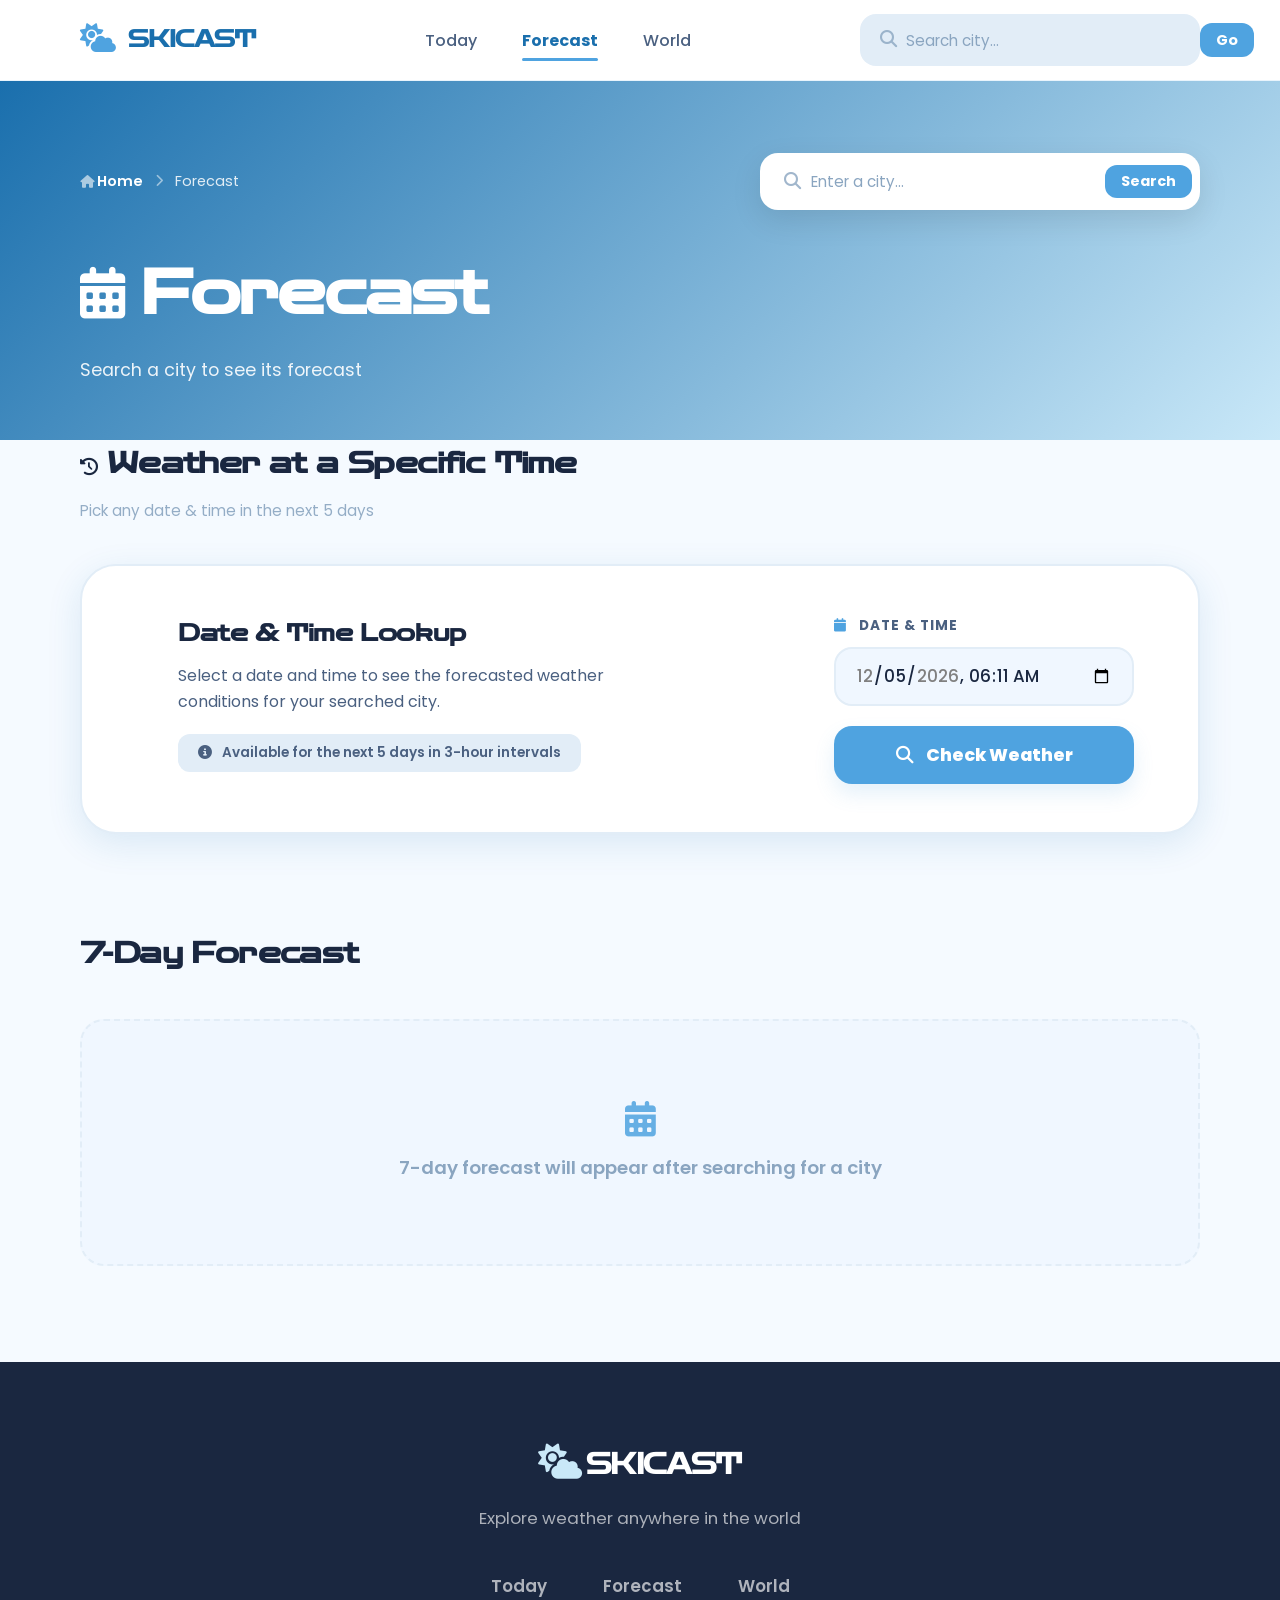
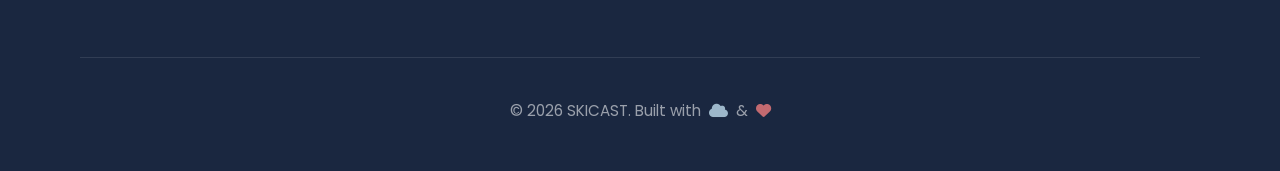
<file: forecast.html>
<!DOCTYPE html>
<html lang="en">
<head>
  <meta charset="UTF-8" />
  <meta name="viewport" content="width=device-width, initial-scale=1.0" />
  <title>SKICAST - 7-Day Forecast & Weather Lookup</title>
  <meta name="description" content="Get the 7-day weather forecast for any city and look up weather for a specific date and time with SKICAST." />
  <meta name="theme-color" content="#1a6fad" />
  <link rel="icon" type="image/png" href="favicon.png" />
  <link rel="apple-touch-icon" href="favicon.png" />
  <link href="https://fonts.googleapis.com/css2?family=Poppins:wght@300;400;500;600;700;800&family=Zen+Dots&display=swap" rel="stylesheet" />
  <link rel="stylesheet" href="https://cdnjs.cloudflare.com/ajax/libs/font-awesome/6.5.2/css/all.min.css" />
  <link rel="stylesheet" href="shared.css" />
  <link rel="stylesheet" href="forecast.css" />
</head>
<body data-page="forecast">

  <!-- ===== NAVBAR ===== -->
  <nav class="navbar" id="navbar">
    <div class="nav-container">
      <a href="index.html" class="nav-logo">
        <span class="logo-icon"><i class="fas fa-cloud-sun"></i></span>
        <span class="logo-text">SKICAST</span>
      </a>
      <ul class="nav-links">
        <li><a href="index.html">Today</a></li>
        <li><a href="forecast.html" class="active">Forecast</a></li>
        <li><a href="world.html">World</a></li>
      </ul>
      <div class="nav-search">
        <div class="search-wrapper">
          <span class="search-icon"><i class="fas fa-magnifying-glass"></i></span>
          <input type="text" id="nav-search-input" placeholder="Search city..." autocomplete="off" />
          <button class="search-btn" id="nav-search-btn">Go</button>
        </div>
      </div>
      <button class="hamburger" id="hamburger" aria-label="Open menu">
        <span></span><span></span><span></span>
      </button>
    </div>
    <div class="mobile-menu" id="mobile-menu">
      <ul>
        <li><a href="index.html">Today</a></li>
        <li><a href="forecast.html" class="active">Forecast</a></li>
        <li><a href="world.html">World</a></li>
      </ul>
      <div class="mobile-search">
        <input type="text" id="mobile-search-input" placeholder="Search city..." autocomplete="off" />
        <button id="mobile-search-btn">Go</button>
      </div>
    </div>
  </nav>

  <!-- ===== PAGE HEADER ===== -->
  <div class="page-header">
    <div class="container">
      <div class="ph-top">
        <div class="ph-breadcrumb">
          <a href="index.html"><i class="fas fa-house"></i> Home</a>
          <i class="fas fa-chevron-right"></i>
          <span>Forecast</span>
        </div>
        <div class="ph-city-search">
          <div class="search-wrapper">
            <span class="search-icon"><i class="fas fa-magnifying-glass"></i></span>
            <input type="text" id="forecast-search-input" placeholder="Enter a city..." autocomplete="off" />
            <button class="search-btn" id="forecast-search-btn">Search</button>
          </div>
        </div>
      </div>
      <h1 class="ph-title"><i class="fas fa-calendar-days"></i> Forecast</h1>
      <p class="ph-subtitle" id="forecast-city-label">Search a city to see its forecast</p>
    </div>
  </div>

  <!-- ===== MAIN ===== -->
  <main class="main-content">
    <div class="toast" id="toast"></div>
    <div class="loading-overlay" id="loading-overlay">
      <div class="loader"></div>
      <p>Loading forecast...</p>
    </div>

    <!-- ── DATE/TIME PICKER ── -->
    <section class="section" id="dt-section">
      <div class="container">
        <div class="section-header">
          <h2 class="section-title"><i class="fas fa-clock-rotate-left" style="font-size:1.1rem;"></i> Weather at a Specific Time</h2>
          <p class="section-subtitle">Pick any date & time in the next 5 days</p>
        </div>
        <div class="dt-picker-card">
          <div class="dt-picker-body">
            <div class="dt-picker-info">
              <i class="fas fa-calendar-clock dt-big-icon"></i>
              <div>
                <h3>Date &amp; Time Lookup</h3>
                <p>Select a date and time to see the forecasted weather conditions for your searched city.</p>
                <p class="dt-note"><i class="fas fa-circle-info"></i> Available for the next 5 days in 3-hour intervals</p>
              </div>
            </div>
            <div class="dt-controls">
              <div class="dt-input-wrap">
                <label for="dt-picker"><i class="fas fa-calendar"></i> Date &amp; Time</label>
                <input type="datetime-local" id="dt-picker" />
              </div>
              <button class="dt-lookup-btn" id="dt-lookup-btn">
                <i class="fas fa-magnifying-glass"></i> Check Weather
              </button>
            </div>
          </div>
        </div>

        <!-- Slot Result -->
        <div id="slot-result" class="hidden"></div>
      </div>
    </section>

    <!-- ── 7-DAY FORECAST ── -->
    <section class="section" id="weekly-section">
      <div class="container">
        <div class="section-header">
          <h2 class="section-title">7-Day Forecast</h2>
        </div>
        <div class="forecast-placeholder" id="weekly-placeholder">
          <p><i class="fas fa-calendar-days"></i> 7-day forecast will appear after searching for a city</p>
        </div>
        <div class="weekly-grid hidden" id="weekly-grid"></div>
      </div>
    </section>

  </main>

  <!-- ===== FOOTER ===== -->
  <footer class="footer">
    <div class="container">
      <div class="footer-top">
        <div class="footer-brand">
          <span class="logo-icon"><i class="fas fa-cloud-sun"></i></span>
          <span class="logo-text">SKICAST</span>
        </div>
        <p class="footer-tagline">Explore weather anywhere in the world</p>
        <div class="footer-nav">
          <a href="index.html">Today</a>
          <a href="forecast.html">Forecast</a>
          <a href="world.html">World</a>
        </div>
      </div>
      <div class="footer-bottom">
        <p class="footer-copy">© 2026 SKICAST. Built with <i class="fas fa-cloud"></i> &amp; <i class="fas fa-heart"></i></p>
      </div>
    </div>
  </footer>

  <script src="app.js"></script>
</body>
</html>
</file>
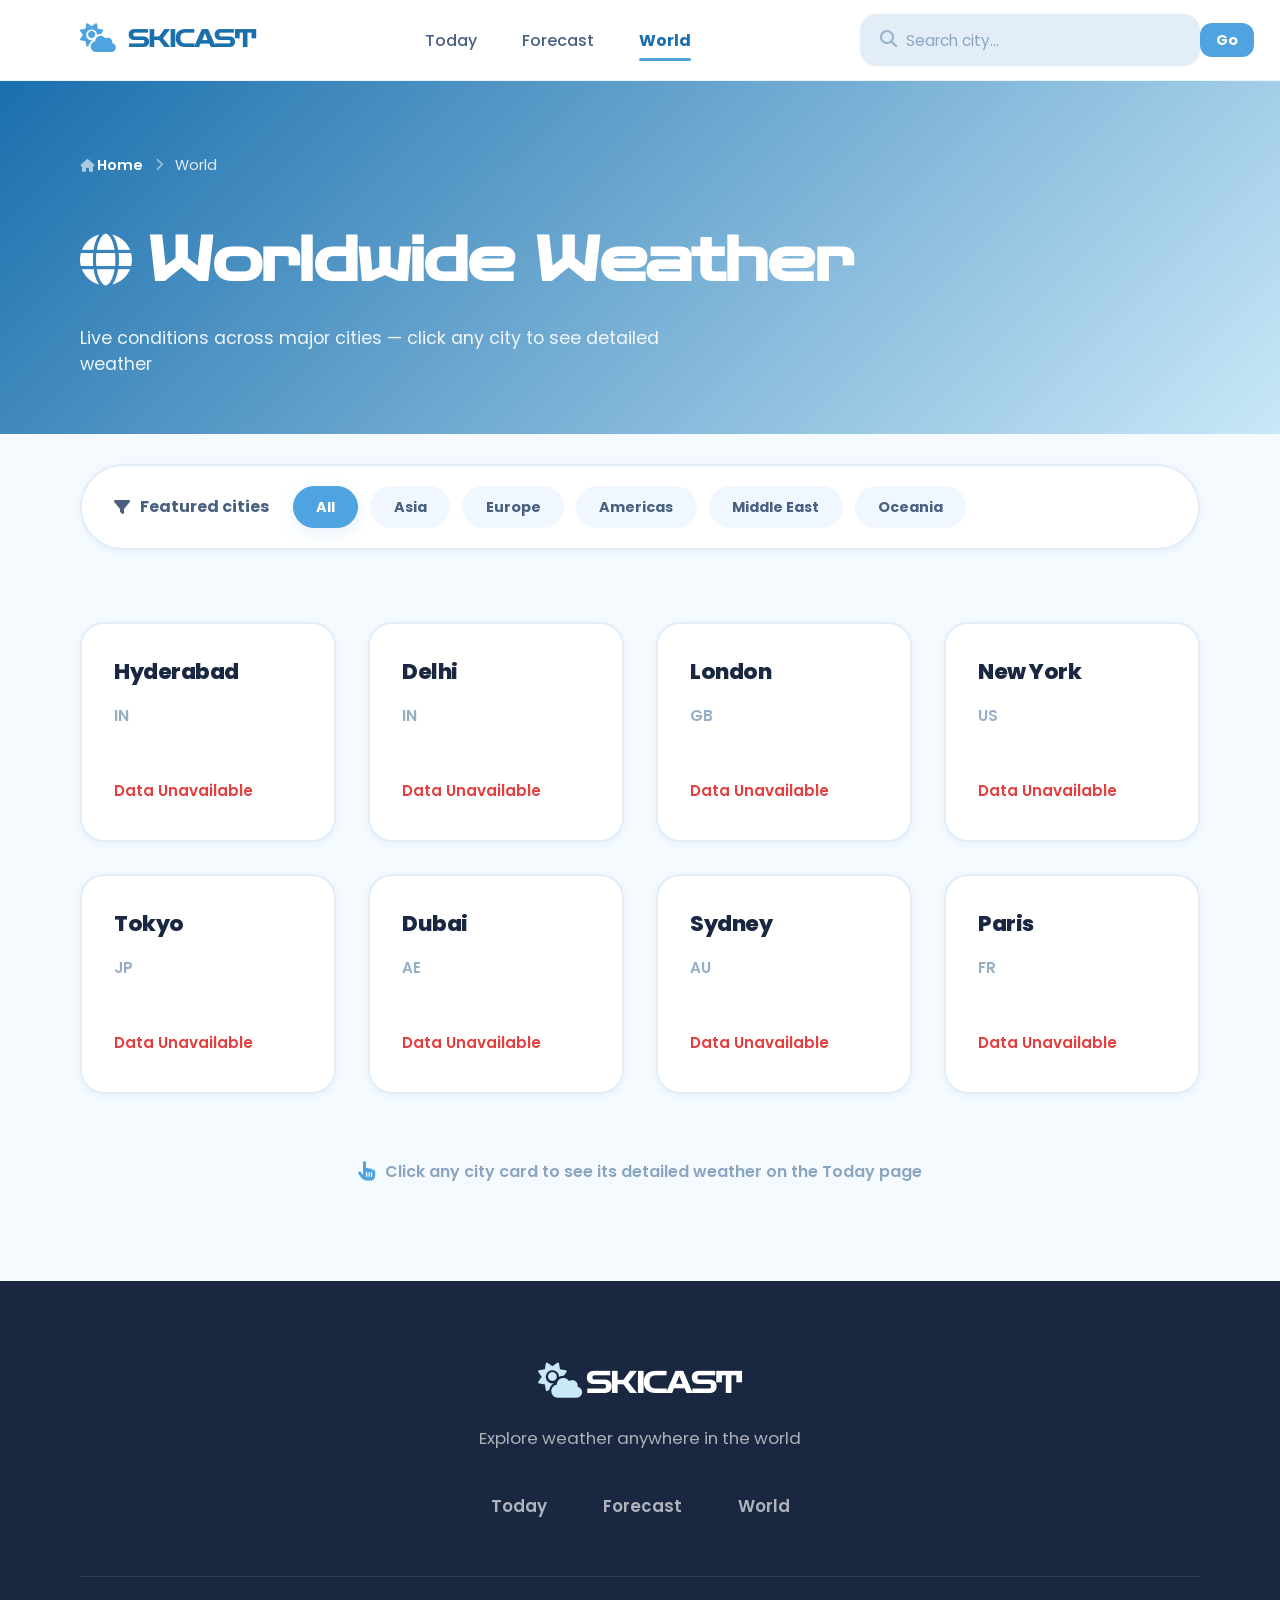
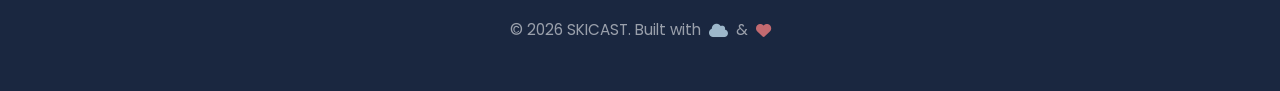
<file: world.html>
<!DOCTYPE html>
<html lang="en">
<head>
  <meta charset="UTF-8" />
  <meta name="viewport" content="width=device-width, initial-scale=1.0" />
  <title>SKICAST - Worldwide Weather</title>
  <meta name="description" content="Compare current weather across major cities worldwide — Hyderabad, Delhi, London, New York, Tokyo, Dubai, Sydney, Paris — with SKICAST." />
  <meta name="theme-color" content="#1a6fad" />
  <link rel="icon" type="image/png" href="favicon.png" />
  <link rel="apple-touch-icon" href="favicon.png" />
  <link href="https://fonts.googleapis.com/css2?family=Poppins:wght@300;400;500;600;700;800&family=Zen+Dots&display=swap" rel="stylesheet" />
  <link rel="stylesheet" href="https://cdnjs.cloudflare.com/ajax/libs/font-awesome/6.5.2/css/all.min.css" />
  <link rel="stylesheet" href="shared.css" />
  <link rel="stylesheet" href="world.css" />
</head>
<body data-page="world">

  <!-- ===== NAVBAR ===== -->
  <nav class="navbar" id="navbar">
    <div class="nav-container">
      <a href="index.html" class="nav-logo">
        <span class="logo-icon"><i class="fas fa-cloud-sun"></i></span>
        <span class="logo-text">SKICAST</span>
      </a>
      <ul class="nav-links">
        <li><a href="index.html">Today</a></li>
        <li><a href="forecast.html">Forecast</a></li>
        <li><a href="world.html" class="active">World</a></li>
      </ul>
      <div class="nav-search">
        <div class="search-wrapper">
          <span class="search-icon"><i class="fas fa-magnifying-glass"></i></span>
          <input type="text" id="nav-search-input" placeholder="Search city..." autocomplete="off" />
          <button class="search-btn" id="nav-search-btn">Go</button>
        </div>
      </div>
      <button class="hamburger" id="hamburger" aria-label="Open menu">
        <span></span><span></span><span></span>
      </button>
    </div>
    <div class="mobile-menu" id="mobile-menu">
      <ul>
        <li><a href="index.html">Today</a></li>
        <li><a href="forecast.html">Forecast</a></li>
        <li><a href="world.html" class="active">World</a></li>
      </ul>
      <div class="mobile-search">
        <input type="text" id="mobile-search-input" placeholder="Search city..." autocomplete="off" />
        <button id="mobile-search-btn">Go</button>
      </div>
    </div>
  </nav>

  <!-- ===== PAGE HEADER ===== -->
  <div class="page-header">
    <div class="container">
      <div class="ph-top">
        <div class="ph-breadcrumb">
          <a href="index.html"><i class="fas fa-house"></i> Home</a>
          <i class="fas fa-chevron-right"></i>
          <span>World</span>
        </div>
      </div>
      <h1 class="ph-title"><i class="fas fa-globe"></i> Worldwide Weather</h1>
      <p class="ph-subtitle">Live conditions across major cities — click any city to see detailed weather</p>
    </div>
  </div>

  <!-- ===== MAIN ===== -->
  <main class="main-content">
    <div class="toast" id="toast"></div>
    <div class="loading-overlay" id="loading-overlay">
      <div class="loader"></div>
      <p>Fetching world weather...</p>
    </div>

    <section class="section" id="world">
      <div class="container">

        <!-- Region filter pills -->
        <div class="world-filter">
          <span class="filter-label"><i class="fas fa-filter"></i> Featured cities</span>
          <div class="filter-pills">
            <span class="pill active">All</span>
            <span class="pill">Asia</span>
            <span class="pill">Europe</span>
            <span class="pill">Americas</span>
            <span class="pill">Middle East</span>
            <span class="pill">Oceania</span>
          </div>
        </div>

        <div class="world-grid" id="world-grid">
          <div class="world-card skeleton"></div>
          <div class="world-card skeleton"></div>
          <div class="world-card skeleton"></div>
          <div class="world-card skeleton"></div>
          <div class="world-card skeleton"></div>
          <div class="world-card skeleton"></div>
          <div class="world-card skeleton"></div>
          <div class="world-card skeleton"></div>
        </div>

        <p class="world-hint"><i class="fas fa-hand-pointer"></i> Click any city card to see its detailed weather on the Today page</p>

      </div>
    </section>

  </main>

  <!-- ===== FOOTER ===== -->
  <footer class="footer">
    <div class="container">
      <div class="footer-top">
        <div class="footer-brand">
          <span class="logo-icon"><i class="fas fa-cloud-sun"></i></span>
          <span class="logo-text">SKICAST</span>
        </div>
        <p class="footer-tagline">Explore weather anywhere in the world</p>
        <div class="footer-nav">
          <a href="index.html">Today</a>
          <a href="forecast.html">Forecast</a>
          <a href="world.html">World</a>
        </div>
      </div>
      <div class="footer-bottom">
        <p class="footer-copy">© 2026 SKICAST. Built with <i class="fas fa-cloud"></i> &amp; <i class="fas fa-heart"></i></p>
      </div>
    </div>
  </footer>

  <script src="app.js"></script>
</body>
</html>
</file>
<file: shared.css>
/* =============================================
   SKICAST — shared.css
   Global variables, typography, and common UI
   ============================================= */

/* ── Google Font ── */
@import url('https://fonts.googleapis.com/css2?family=Poppins:wght@300;400;500;600;700;800&family=Zen+Dots&display=swap');

/* ── CSS Variables ── */
:root {
  --sky-blue:       #4fa3e0;
  --sky-light:      #c9e8f8;
  --sky-deep:       #1a6fad;
  --cloud-white:    #f0f7ff;
  --cloud-gray:     #e2edf7;
  --accent:         #f0a500;
  --accent-light:   #fff3cd;
  --text-dark:      #1a2740;
  --text-mid:       #4a6080;
  --text-light:     #8aa5c0;
  --bg-main:        #f5faff;
  --bg-card:        #ffffff;
  --shadow-sm:      0 2px 8px rgba(79,163,224,.10);
  --shadow-md:      0 10px 35px rgba(26,111,173,.12);
  --shadow-lg:      0 15px 50px rgba(26,111,173,.18);
  --radius-sm:      14px;
  --radius-md:      24px;
  --radius-lg:      36px;
  --transition:     all 0.4s cubic-bezier(.4,0,.2,1);
  --font:           'Poppins', sans-serif;
  --font-heading:    'Zen Dots', cursive;

  /* ── Dynamic Weather Theme (set by JS) ──── */
  --theme-hero-from:  #1a6fad;
  --theme-hero-to:    #c9e8f8;
  --theme-card-from:  #1a6fad;
  --theme-card-to:    #4fa3e0;
  --theme-bg:         #f5faff;
  --theme-accent:     #4fa3e0;
  --theme-highlight:  rgba(79,163,224,.15);
}

/* ── Reset & Base ── */
*, *::before, *::after { box-sizing: border-box; margin: 0; padding: 0; }
html { scroll-behavior: smooth; }
body {
  font-family: var(--font);
  background: var(--theme-bg);
  color: var(--text-dark);
  line-height: 1.7;
  min-height: 100vh;
  transition: background 1.5s ease;
}
h1, h2, h3, h4 { font-family: var(--font-heading); margin-bottom: 0.6rem; }
img { display: block; max-width: 100%; }
a { text-decoration: none; color: inherit; }
ul { list-style: none; }
input, button { font-family: var(--font); outline: none; }

/* ── Utility ── */
.hidden { display: none !important; }
.container { max-width: 1200px; margin: 0 auto; padding: 0 2.5rem; }

/* ── Navbar ── */
.navbar {
  position: sticky;
  top: 0;
  z-index: 1000;
  background: rgba(255,255,255,.92);
  backdrop-filter: blur(18px);
  -webkit-backdrop-filter: blur(18px);
  border-bottom: 1px solid rgba(79,163,224,.12);
  transition: var(--transition);
}
.nav-container {
  max-width: 1200px;
  margin: 0 auto;
  padding: 0 2.5rem;
  display: flex;
  align-items: center;
  justify-content: space-between;
  height: 80px;
}
.nav-logo { display: flex; align-items: center; gap: .75rem; flex-shrink: 0; }
.logo-icon i { color: var(--sky-blue); font-size: 1.8rem; }
.logo-text { font-family: var(--font-heading); font-size: 1.45rem; font-weight: 800; color: var(--sky-deep); letter-spacing: -0.6px; }
.nav-links { display: flex; gap: 2.8rem; margin: 0 2rem; }
.nav-links a {
  font-size: 1rem;
  font-weight: 500;
  color: var(--text-mid);
  transition: var(--transition);
  position: relative;
  padding: 0.6rem 0;
}
.nav-links a::after {
  content: '';
  position: absolute;
  bottom: 0px;
  left: 30%; right: 30%;
  height: 3px;
  background: var(--sky-blue);
  border-radius: 4px;
  transform: scaleX(0);
  transition: var(--transition);
}
.nav-links a:hover { color: var(--sky-deep); }
.nav-links a:hover::after { transform: scaleX(1); left: 0%; right: 0%; }
.nav-links a.active { color: var(--sky-deep); font-weight: 700; }
.nav-links a.active::after { transform: scaleX(1); left: 0%; right: 0%; background: var(--theme-accent); }

.nav-search { flex: 1; max-width: 340px; }
.search-wrapper {
  display: flex;
  align-items: center;
  background: var(--cloud-gray);
  border: 2px solid transparent;
  border-radius: 16px;
  padding: .45rem .65rem .45rem 1.1rem;
  transition: var(--transition);
}
.search-wrapper:focus-within {
  border-color: var(--theme-accent);
  background: #fff;
  box-shadow: 0 0 0 6px var(--theme-highlight);
}
.search-icon i { color: var(--text-light); font-size: 1.05rem; margin-right: .6rem; opacity: .8; }
.search-wrapper input { flex: 1; border: none; background: transparent; font-size: .95rem; color: var(--text-dark); }
.search-wrapper input::placeholder { color: var(--text-light); }
.search-btn {
  background: var(--theme-accent);
  color: #fff;
  border: none;
  border-radius: 12px;
  padding: .4rem 1rem;
  font-size: .9rem;
  font-weight: 700;
  cursor: pointer;
  transition: var(--transition), background 1.5s ease;
}
.search-btn:hover { filter: brightness(1.1); }

.hamburger { display: none; flex-direction: column; gap: 7px; background: none; border: none; cursor: pointer; padding: 10px; margin-left: 1.5rem; }
.hamburger span { display: block; width: 26px; height: 2px; background: var(--text-mid); border-radius: 2px; transition: var(--transition); }

/* Mobile menu */
.mobile-menu {
  display: none;
  padding: 2rem 2.5rem;
  border-top: 1px solid var(--cloud-gray);
  background: rgba(255,255,255,.99);
  box-shadow: var(--shadow-lg);
}
.mobile-menu.open { display: block; }
.mobile-menu ul { display: flex; flex-direction: column; gap: 1.5rem; margin-bottom: 2rem; }
.mobile-menu ul a { font-size: 1.25rem; font-weight: 700; color: var(--text-mid); transition: color .3s; }
.mobile-menu ul a.active { color: var(--sky-deep); }
.mobile-search { display: flex; gap: 1rem; }
.mobile-search input {
  flex: 1;
  border: 2px solid var(--cloud-gray);
  border-radius: 14px;
  padding: .75rem 1.25rem;
  font-size: 1.05rem;
  color: var(--text-dark);
  background: var(--cloud-white);
}
.mobile-search button {
  background: var(--theme-accent);
  color: #fff;
  border: none;
  border-radius: 14px;
  padding: .75rem 1.75rem;
  font-weight: 700;
  cursor: pointer;
  transition: background 1.5s ease;
}

/* ── Toast ── */
.toast {
  position: fixed;
  bottom: 3rem;
  left: 50%;
  transform: translateX(-50%) translateY(120px);
  background: var(--text-dark);
  color: #fff;
  padding: 1.1rem 2.5rem;
  border-radius: 80px;
  font-size: 1rem;
  font-weight: 600;
  z-index: 2000;
  opacity: 0;
  transition: all .6s cubic-bezier(.4,0,.2,1);
  box-shadow: var(--shadow-lg);
  white-space: nowrap;
}
.toast.show { opacity: 1; transform: translateX(-50%) translateY(0); }
.toast.error { background: #e53e3e; }

/* ── Loading overlay ── */
.loading-overlay {
  display: none;
  position: fixed;
  inset: 0;
  background: rgba(245,250,255,1);
  backdrop-filter: blur(12px);
  -webkit-backdrop-filter: blur(12px);
  z-index: 1500;
  flex-direction: column;
  align-items: center;
  justify-content: center;
  gap: 1.5rem;
  font-size: 1.25rem;
  color: var(--text-mid);
  font-weight: 600;
}
.loading-overlay.active { display: flex; }
.loader {
  width: 60px; height: 60px;
  border: 6px solid var(--sky-light);
  border-top-color: var(--sky-blue);
  border-radius: 50%;
  animation: spin 1s cubic-bezier(.4,0,.2,1) infinite;
}
@keyframes spin { to { transform: rotate(360deg); } }

/* ── Section UI ── */
.section { margin-bottom: 6rem; }
.section-header { margin-bottom: 2.5rem; }
.section-title { font-family: var(--font-heading); font-size: 1.8rem; font-weight: 700; color: var(--text-dark); letter-spacing: -0.6px; }
.section-subtitle { font-size: 0.95rem; color: var(--text-light); margin-top: 0.6rem; opacity: 0.9; }

/* ── Page Header (sub-page mini-hero) ── */
.page-header {
  background: linear-gradient(135deg, var(--theme-hero-from) 0%, var(--theme-hero-to) 100%);
  transition: background 1.5s ease;
  padding: 4.5rem 0 3.5rem;
  color: #fff;
  margin-bottom: 0;
}
.ph-top { display: flex; align-items: center; justify-content: space-between; flex-wrap: wrap; gap: 2rem; margin-bottom: 2rem; }
.ph-breadcrumb { display: flex; align-items: center; gap: .75rem; font-size: 0.9rem; color: rgba(255,255,255,.85); }
.ph-breadcrumb a { color: #fff; font-weight: 600; transition: opacity .3s; }
.ph-breadcrumb a:hover { opacity: 0.8; }
.ph-breadcrumb i { font-size: .8rem; opacity: .6; }
.ph-city-search { max-width: 440px; width: 100%; }
.ph-city-search .search-wrapper { background: rgba(255,255,255,1); border-radius: 18px; padding: .6rem .75rem .6rem 1.4rem; box-shadow: 0 10px 30px rgba(0,0,0,0.1); }
.ph-city-search .search-wrapper:focus-within { box-shadow: 0 0 0 6px rgba(255,255,255,.3); }
.ph-title {
  font-family: var(--font-heading);
  font-size: clamp(2.4rem, 6vw, 3.8rem);
  font-weight: 700;
  letter-spacing: -1.2px;
  color: #fff;
  display: flex;
  align-items: center;
  gap: 1rem;
  margin-bottom: 0.75rem;
}
.ph-title i { font-size: 0.85em; }
.ph-subtitle { color: rgba(255,255,255,.9); font-size: 1.1rem; line-height: 1.5; max-width: 600px; }

/* ── Footer ── */
.footer { background: var(--text-dark); color: rgba(255,255,255,.75); padding: 5rem 0 3rem; }
.footer-top { display: flex; flex-direction: column; align-items: center; gap: 1rem; margin-bottom: 3.5rem; }
.footer-top .logo-text { color: #fff; font-size: 1.75rem; }
.footer-top .logo-icon i { color: var(--sky-light); font-size: 2.2rem; }
.footer-tagline { font-size: 1.05rem; opacity: 0.85; max-width: 400px; text-align: center; line-height: 1.6; }
.footer-nav { display: flex; gap: 3.5rem; margin-top: 1.5rem; justify-content: center; flex-wrap: wrap; }
.footer-nav a { color: rgba(255,255,255,.65); font-size: 1.05rem; font-weight: 600; transition: var(--transition); }
.footer-nav a:hover { color: #fff; transform: translateY(-2px); }
.footer-bottom {
  display: flex;
  flex-direction: column;
  align-items: center;
  gap: 0.75rem;
  border-top: 1px solid rgba(255,255,255,.1);
  padding-top: 2.5rem;
  font-size: 0.95rem;
  text-align: center;
}
.footer-copy { opacity: 0.75; display: flex; align-items: center; gap: .5rem; }
.footer-copy .fa-heart { color: #fc8181; }
.footer-copy .fa-cloud { color: var(--sky-light); }

/* ── Theme Badge ── */
.weather-theme-badge {
  position: fixed;
  bottom: 2.5rem;
  right: 2.5rem;
  background: rgba(0,0,0,.7);
  backdrop-filter: blur(14px);
  -webkit-backdrop-filter: blur(14px);
  color: #fff;
  font-size: 0.9rem;
  font-weight: 700;
  padding: .6rem 1.3rem;
  border-radius: 80px;
  z-index: 999;
  opacity: 0;
  transform: translateY(20px);
  transition: all .6s ease;
  pointer-events: none;
  letter-spacing: .5px;
  box-shadow: 0 10px 25px rgba(0,0,0,0.3);
}
.weather-theme-badge.visible { opacity: 1; transform: translateY(0); }

/* ── Responsive Shared ── */
@media (max-width: 1000px) {
  .nav-links { gap: 1.5rem; }
  .nav-search { max-width: 260px; }
  .nav-container { padding: 0 2rem; }
  .container { padding: 0 2rem; }
}

@media (max-width: 768px) {
  .section { margin-bottom: 4rem; }
  .nav-links { display: none; }
  .nav-search { display: none; }
  .hamburger { display: flex; }
  .ph-top { flex-direction: column; align-items: flex-start; gap: 1.5rem; }
  .ph-city-search { max-width: 100%; }
  .nav-container { height: 72px; padding: 0 1.5rem; }
  .container { padding: 0 1.5rem; }
  .logo-text { font-size: 1.25rem; }
  .logo-icon i { font-size: 1.5rem; }
  .footer { padding: 4rem 0 2.5rem; }
}

@media (max-width: 480px) {
  .container { padding: 0 1.5rem; }
  .footer-nav { gap: 2rem; }
  .footer-tagline { font-size: 0.95rem; }
  .ph-title { font-size: 2.2rem; }
  .ph-subtitle { font-size: 1rem; }
}
</file>
<file: forecast.css>
/* =============================================
   SKICAST — forecast.css
   Styles for the Forecast page
   ============================================= */

/* ── Date/Time Picker Card ── */
.dt-picker-card {
  background: var(--bg-card);
  border-radius: var(--radius-lg);
  box-shadow: var(--shadow-md);
  border: 2px solid var(--cloud-gray);
  overflow: hidden;
  margin-bottom: 3.5rem;
  transition: var(--transition);
}
.dt-picker-body {
  display: grid;
  grid-template-columns: 1fr auto;
  gap: 4rem;
  align-items: center;
  padding: 3rem 4rem;
}
.dt-picker-info { display: flex; align-items: start; gap: 2rem; }
.dt-big-icon {
  font-size: 3.5rem;
  color: var(--theme-accent);
  transition: color 1.5s ease;
  flex-shrink: 0;
  margin-top: 0.25rem;
  filter: drop-shadow(0 4px 10px var(--theme-highlight));
}
.dt-picker-info h3 { font-size: 1.45rem; font-weight: 700; color: var(--text-dark); margin-bottom: .6rem; letter-spacing: -0.4px; }
.dt-picker-info p { font-size: 1rem; color: var(--text-mid); margin-bottom: 0.75rem; line-height: 1.6; max-width: 480px; }
.dt-note {
  font-size: 0.85rem !important;
  color: var(--text-mid) !important;
  background: var(--cloud-gray);
  border-radius: 12px;
  padding: .5rem 1.25rem;
  display: inline-flex;
  align-items: center;
  gap: .6rem;
  font-weight: 600;
  margin-top: 0.5rem;
}
.dt-controls { display: flex; flex-direction: column; gap: 1.25rem; min-width: 300px; }
.dt-input-wrap label {
  display: block; font-size: 0.85rem; font-weight: 700; color: var(--text-mid);
  text-transform: uppercase; letter-spacing: 1px; margin-bottom: 0.6rem;
}
.dt-input-wrap label i { margin-right: .5rem; color: var(--theme-accent); }
#dt-picker {
  width: 100%; border: 2px solid var(--cloud-gray); border-radius: 18px;
  padding: .85rem 1.25rem; font-family: var(--font); font-size: 1.05rem; color: var(--text-dark);
  background: var(--cloud-white); transition: var(--transition); outline: none;
  font-weight: 500;
}
#dt-picker:focus { border-color: var(--theme-accent); box-shadow: 0 0 0 6px var(--theme-highlight); background: #fff; }
.dt-lookup-btn {
  background: var(--theme-accent); color: #fff; border: none; border-radius: 18px;
  padding: 1rem 1.75rem; font-size: 1.1rem; font-weight: 800; cursor: pointer;
  display: flex; align-items: center; justify-content: center; gap: .75rem;
  transition: var(--transition), background 1.5s ease;
  box-shadow: 0 10px 20px var(--theme-highlight);
}
.dt-lookup-btn:hover { filter: brightness(1.1); transform: translateY(-4px); box-shadow: 0 15px 30px var(--theme-highlight); }

/* ── Slot Weather Result Card ── */
.slot-card {
  background: linear-gradient(135deg, var(--theme-card-from) 0%, var(--theme-card-to) 100%);
  border-radius: var(--radius-lg); padding: 3.5rem 4rem; color: #fff;
  box-shadow: var(--shadow-lg); margin-top: 3rem; transition: background 1.5s ease;
  animation: fadeSlideIn 0.6s cubic-bezier(0.16, 1, 0.3, 1);
  position: relative; overflow: hidden;
}
.slot-card::after {
  content: ''; position: absolute; top: -60px; right: -60px; width: 280px; height: 280px;
  background: rgba(255,255,255,.07); border-radius: 50%; pointer-events: none;
}
@keyframes fadeSlideIn {
  from { opacity: 0; transform: translateY(40px); }
  to   { opacity: 1; transform: translateY(0); }
}
.slot-header {
  display: flex; justify-content: space-between; align-items: center; flex-wrap: wrap;
  gap: 1.5rem; margin-bottom: 2.5rem; padding-bottom: 2rem; border-bottom: 1px solid rgba(255,255,255,.2);
}
.slot-datetime { font-size: 1.15rem; font-weight: 700; color: rgba(255,255,255,1); display: flex; align-items: center; gap: .75rem; }
.slot-location { font-size: 1rem; color: #fff; background: rgba(255,255,255,.25); border-radius: 12px; padding: .4rem 1.25rem; font-weight: 700; box-shadow: 0 4px 10px rgba(0,0,0,0.1); }
.slot-body { display: grid; grid-template-columns: 1.1fr 1fr; gap: 5rem; align-items: center; }
.slot-main { display: flex; align-items: center; gap: 2rem; }
.slot-temp { font-family: var(--font-heading); font-size: 6rem; font-weight: 800; line-height: 1; letter-spacing: -4px; }
.slot-icon-wrap { text-align: center; }
.slot-icon-wrap img { width: 110px; height: 110px; filter: drop-shadow(0 10px 25px rgba(0,0,0,0.25)); }
.slot-condition { font-size: 1.4rem; color: #ffffff; text-transform: capitalize; margin-top: 0.6rem; font-weight: 700; letter-spacing: 0.2px; }
.slot-stats { display: grid; grid-template-columns: repeat(4, 1fr); gap: 1.25rem; }
.slot-stat {
  display: flex; flex-direction: column; gap: 0.6rem; background: rgba(255,255,255,.14);
  border-radius: 20px; padding: 1.25rem 1.5rem; backdrop-filter: blur(14px); -webkit-backdrop-filter: blur(14px); transition: var(--transition);
}
.slot-stat:hover { background: rgba(255,255,255,.22); transform: scale(1.03); }
.slot-stat .stat-icon { font-size: 1.6rem; opacity: 1; margin-bottom: .25rem; }
.slot-stat .stat-label { font-size: 0.75rem; color: rgba(255,255,255,.7); text-transform: uppercase; letter-spacing: 1px; font-weight: 700; }
.slot-stat .stat-val { font-size: 1.15rem; font-weight: 800; color: #fff; }
.slot-note {
  margin-top: 2rem; font-size: 0.95rem; color: rgba(255,255,255,0.7);
  display: flex; align-items: center; gap: .6rem; justify-content: center; font-weight: 500;
}

/* ── Weekly Forecast Grid ── */
.weekly-grid { display: grid; grid-template-columns: repeat(7, 1fr); gap: 1.5rem; padding: 1rem 0; }
.weekly-card {
  background: var(--bg-card); border-radius: var(--radius-md); padding: 2rem 1.25rem;
  text-align: center; box-shadow: var(--shadow-sm); border: 2px solid var(--cloud-gray);
  transition: var(--transition); cursor: default;
}
.weekly-card:hover { transform: translateY(-10px); box-shadow: var(--shadow-md); border-color: var(--theme-accent); }
.wc-day { font-size: 0.9rem; font-weight: 800; color: var(--text-mid); text-transform: uppercase; letter-spacing: 1px; margin-bottom: 1.25rem; }
.wc-icon img { width: 65px; height: 65px; margin: 0 auto 0.75rem; filter: drop-shadow(0 6px 12px rgba(0,0,0,0.12)); }
.wc-desc { font-size: 0.85rem; color: var(--text-light); text-transform: capitalize; margin: .75rem 0; min-height: 2.5em; line-height: 1.35; font-weight: 500; overflow: hidden; display: -webkit-box; -webkit-line-clamp: 2; -webkit-box-orient: vertical; }
.wc-temps { display: flex; justify-content: center; gap: 1rem; margin-top: 1rem; border-top: 1.5px solid var(--cloud-gray); padding-top: 1rem; }
.wc-high { font-size: 1.1rem; font-weight: 800; color: var(--text-dark); }
.wc-low { font-size: 1.1rem; font-weight: 400; color: var(--text-light); }

/* ── Forecast Placeholder ── */
.forecast-placeholder {
  background: var(--cloud-white); border: 2.5px dashed var(--cloud-gray); border-radius: var(--radius-md);
  padding: 5rem 3rem; text-align: center; color: var(--text-light); font-size: 1.15rem; font-weight: 600;
}
.forecast-placeholder i { color: var(--theme-accent); font-size: 2.2rem; margin-bottom: 1rem; display: block; opacity: 0.85; }

/* ── Responsive Forecast ── */
@media (max-width: 1200px) {
  .weekly-grid { gap: 1rem; }
  .dt-picker-body { padding: 3rem 2.5rem; gap: 3rem; }
  .slot-card { padding: 3rem; }
}
@media (max-width: 1024px) {
  .weekly-grid { grid-template-columns: repeat(4, 1fr); gap: 1.25rem; }
  .slot-body { gap: 3rem; }
}
@media (max-width: 900px) {
  .dt-picker-body { grid-template-columns: 1fr; gap: 3rem; text-align: center; padding: 3.5rem 2rem; }
  .dt-picker-info { flex-direction: column; align-items: center; }
  .dt-picker-info p { margin: 0 auto 1rem; }
  .dt-controls { min-width: 100%; max-width: 440px; margin: 0 auto; }
  .slot-body { grid-template-columns: 1fr; gap: 4rem; text-align: center; }
  .slot-main { justify-content: center; }
  .slot-header { justify-content: center; text-align: center; }
  .slot-stats { grid-template-columns: repeat(2, 1fr); gap: 1.25rem; max-width: 500px; margin: 0 auto; }
  .dt-picker-card { margin-bottom: 3rem; }
}
@media (max-width: 600px) {
  .weekly-grid { grid-template-columns: repeat(2, 1fr); gap: 1.25rem; }
  .slot-temp { font-size: 5rem; }
}
@media (max-width: 480px) {
  .dt-picker-card { margin-bottom: 2.5rem; border-radius: var(--radius-md); }
  .dt-picker-body { padding: 3rem 1.5rem; }
  .slot-card { padding: 2.5rem 1.5rem; border-radius: var(--radius-md); }
  .slot-stats { grid-template-columns: 1fr; gap: 1rem; width: 100%; }
  .slot-temp { font-size: 4rem; }
  .weekly-card { padding: 1.5rem 1rem; }
  .slot-main { flex-direction: column; gap: 1rem; }
  .slot-datetime { font-size: 1rem; }
  .slot-location { margin-top: 0.5rem; }
}
</file>
<file: world.css>
/* =============================================
   SKICAST — world.css
   Styles for the World page
   ============================================= */

/* ── World Weather Grid ── */
.world-grid {
  display: grid;
  grid-template-columns: repeat(4, 1fr);
  gap: 2rem;
  padding: 1rem 0;
}

.world-card {
  background: var(--bg-card);
  border-radius: var(--radius-md);
  padding: 2.25rem 2rem;
  box-shadow: var(--shadow-sm);
  border: 2px solid var(--cloud-gray);
  cursor: pointer;
  transition: var(--transition);
  position: relative;
  overflow: hidden;
  display: flex;
  flex-direction: column;
  justify-content: space-between;
  min-height: 220px;
}

.world-card:hover {
  transform: translateY(-10px);
  box-shadow: var(--shadow-md);
  border-color: var(--theme-accent);
}

.world-card::before {
  content: '';
  position: absolute;
  top: 0;
  left: 0;
  right: 0;
  height: 5px;
  background: linear-gradient(90deg, var(--theme-accent), var(--theme-card-from));
  opacity: 0;
  transition: var(--transition);
}

.world-card:hover::before {
  opacity: 1;
}

.ww-city {
  font-size: 1.35rem;
  font-weight: 800;
  color: var(--text-dark);
  letter-spacing: -0.5px;
  margin-bottom: 0.3rem;
  line-height: 1.1;
}

.ww-country {
  font-size: 0.95rem;
  color: var(--text-light);
  margin-bottom: 1.75rem;
  font-weight: 600;
  opacity: 0.9;
}

.ww-main {
  display: flex;
  align-items: center;
  justify-content: space-between;
  margin-bottom: 1.5rem;
}

.ww-temp {
  font-family: var(--font-heading);
  font-size: 2.6rem;
  font-weight: 800;
  color: var(--sky-deep);
  letter-spacing: -2px;
  line-height: 1;
}

.ww-icon img {
  width: 75px;
  height: 75px;
  filter: drop-shadow(0 6px 12px rgba(0, 0, 0, 0.12));
}

.ww-desc {
  font-size: 0.95rem;
  color: var(--text-mid);
  text-transform: capitalize;
  margin-top: 0.5rem;
  font-weight: 600;
}

.ww-stats {
  display: flex;
  gap: 1rem;
  margin-top: 1.25rem;
  flex-wrap: wrap;
  border-top: 1.5px solid var(--cloud-gray);
  padding-top: 1.25rem;
}

.ww-stat {
  font-size: 0.8rem;
  color: var(--text-mid);
  background: var(--cloud-white);
  border-radius: 10px;
  padding: .4rem .9rem;
  display: flex;
  align-items: center;
  gap: .5rem;
  font-weight: 700;
  transition: var(--transition);
}

.ww-stat:hover {
  background: var(--cloud-gray);
}

.ww-stat i {
  color: var(--sky-blue);
  font-size: 0.95rem;
  opacity: 0.9;
}

/* ── World Filters ── */
.world-filter {
  display: flex;
  margin-top: 30px;
  align-items: center;
  gap: 1.5rem;
  flex-wrap: wrap;
  margin-bottom: 3.5rem;
  background: #ffffff;
  padding: 1.25rem 2rem;
  border-radius: 60px;
  box-shadow: var(--shadow-sm);
  border: 2px solid var(--cloud-gray);
}

.filter-label {
  font-size: 1rem;
  color: var(--text-mid);
  font-weight: 700;
  display: flex;
  align-items: center;
  gap: .6rem;
}

.filter-pills {
  display: flex;
  gap: .75rem;
  flex-wrap: wrap;
}

.pill {
  font-size: 0.9rem;
  font-weight: 700;
  padding: .5rem 1.4rem;
  border-radius: 60px;
  cursor: pointer;
  border: 1.5px solid transparent;
  color: var(--text-mid);
  background: var(--cloud-white);
  transition: var(--transition);
}

.pill:hover {
  background: var(--cloud-gray);
  color: var(--text-dark);
}

.pill.active {
  background: var(--theme-accent);
  border-color: var(--theme-accent);
  color: #fff;
  box-shadow: 0 5px 15px var(--theme-highlight);
}

.world-hint {
  text-align: center;
  margin-top: 3rem;
  font-size: 1rem;
  color: var(--text-light);
  display: flex;
  align-items: center;
  justify-content: center;
  gap: .6rem;
  font-weight: 600;
}

.world-hint i {
  color: var(--theme-accent);
  font-size: 1.2rem;
}

/* ── Skeleton loader ── */
.skeleton {
  background: linear-gradient(90deg, var(--cloud-gray) 25%, var(--cloud-white) 50%, var(--cloud-gray) 75%);
  background-size: 200% 100%;
  animation: shimmer 1.5s infinite;
  min-height: 220px;
  border-radius: var(--radius-md);
}

@keyframes shimmer {
  0% {
    background-position: 200% 0;
  }

  100% {
    background-position: -200% 0;
  }
}

/* ── Responsive World ── */
@media (max-width: 1100px) {
  .world-grid {
    grid-template-columns: repeat(3, 1fr);
    gap: 1.5rem;
  }
}

@media (max-width: 900px) {
  .world-grid {
    grid-template-columns: repeat(2, 1fr);
    gap: 1.5rem;
  }

  .world-filter {
    padding: 1.25rem 1.75rem;
    border-radius: 24px;
    flex-direction: column;
    align-items: flex-start;
    gap: 1.25rem;
  }

  .filter-pills {
    width: 100%;
  }
}

@media (max-width: 600px) {
  .world-grid {
    grid-template-columns: 1fr;
    gap: 1.5rem;
  }

  .world-card {
    min-height: auto;
  }
}

@media (max-width: 480px) {
  .world-grid {
    grid-template-columns: 1fr;
    gap: 1.5rem;
  }

  .ww-temp {
    font-size: 2.2rem;
  }

  .ww-icon img {
    width: 65px;
    height: 65px;
  }

  .world-card {
    padding: 1.75rem 1.5rem;
    border-radius: var(--radius-md);
  }

  .ww-stats {
    gap: 0.6rem;
  }

  .ww-stat {
    padding: 0.35rem 0.75rem;
    font-size: 0.75rem;
  }
}
</file>
